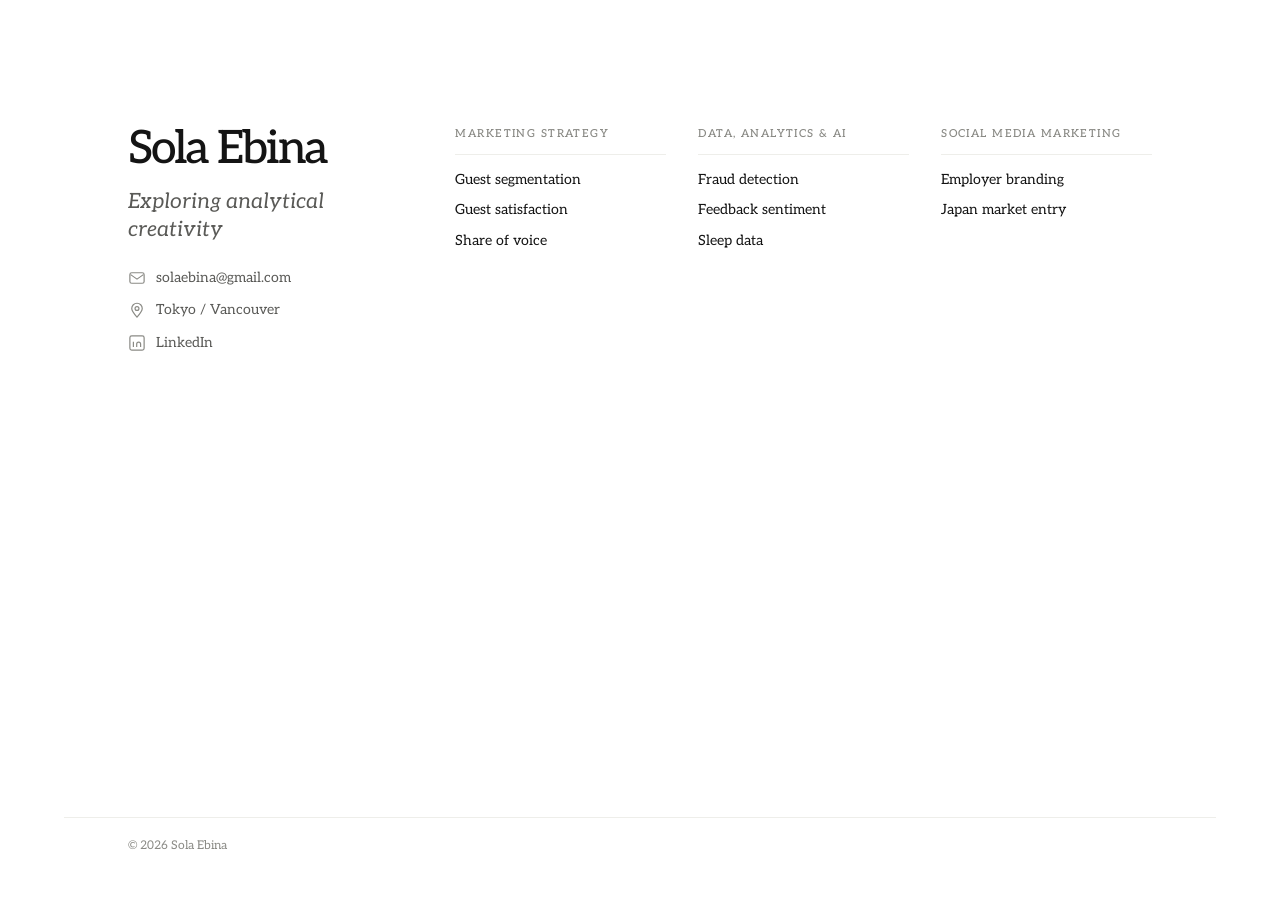
<file: index.html>
<!DOCTYPE html>
<html lang="en">
<head>
<meta charset="utf-8">
<meta name="viewport" content="width=device-width, initial-scale=1">
<title>Sola Ebina</title>
<meta name="description" content="Sola Ebina — exploring analytical creativity. Marketing strategy, data analytics &amp; AI, social media marketing.">
<meta name="color-scheme" content="light">
<meta property="og:title" content="Sola Ebina">
<meta property="og:description" content="Exploring analytical creativity.">
<meta property="og:type" content="website">
<link rel="icon" href="data:image/svg+xml,<svg xmlns='http://www.w3.org/2000/svg' viewBox='0 0 100 100'><rect width='100' height='100' rx='22' fill='%23161614'/><text x='50' y='70' font-size='58' font-family='Helvetica,Arial' fill='%23F6F5F1' text-anchor='middle'>S</text></svg>">
<link rel="stylesheet" href="styles.css">
</head>
<body class="page-front">

<main class="front" data-front><!-- the sitemap block, at hero scale --></main>

<script src="content/works.js"></script>
<script src="content.js"></script>
<script src="app.js"></script>
<script src="front.js"></script>
</body>
</html>
</file>
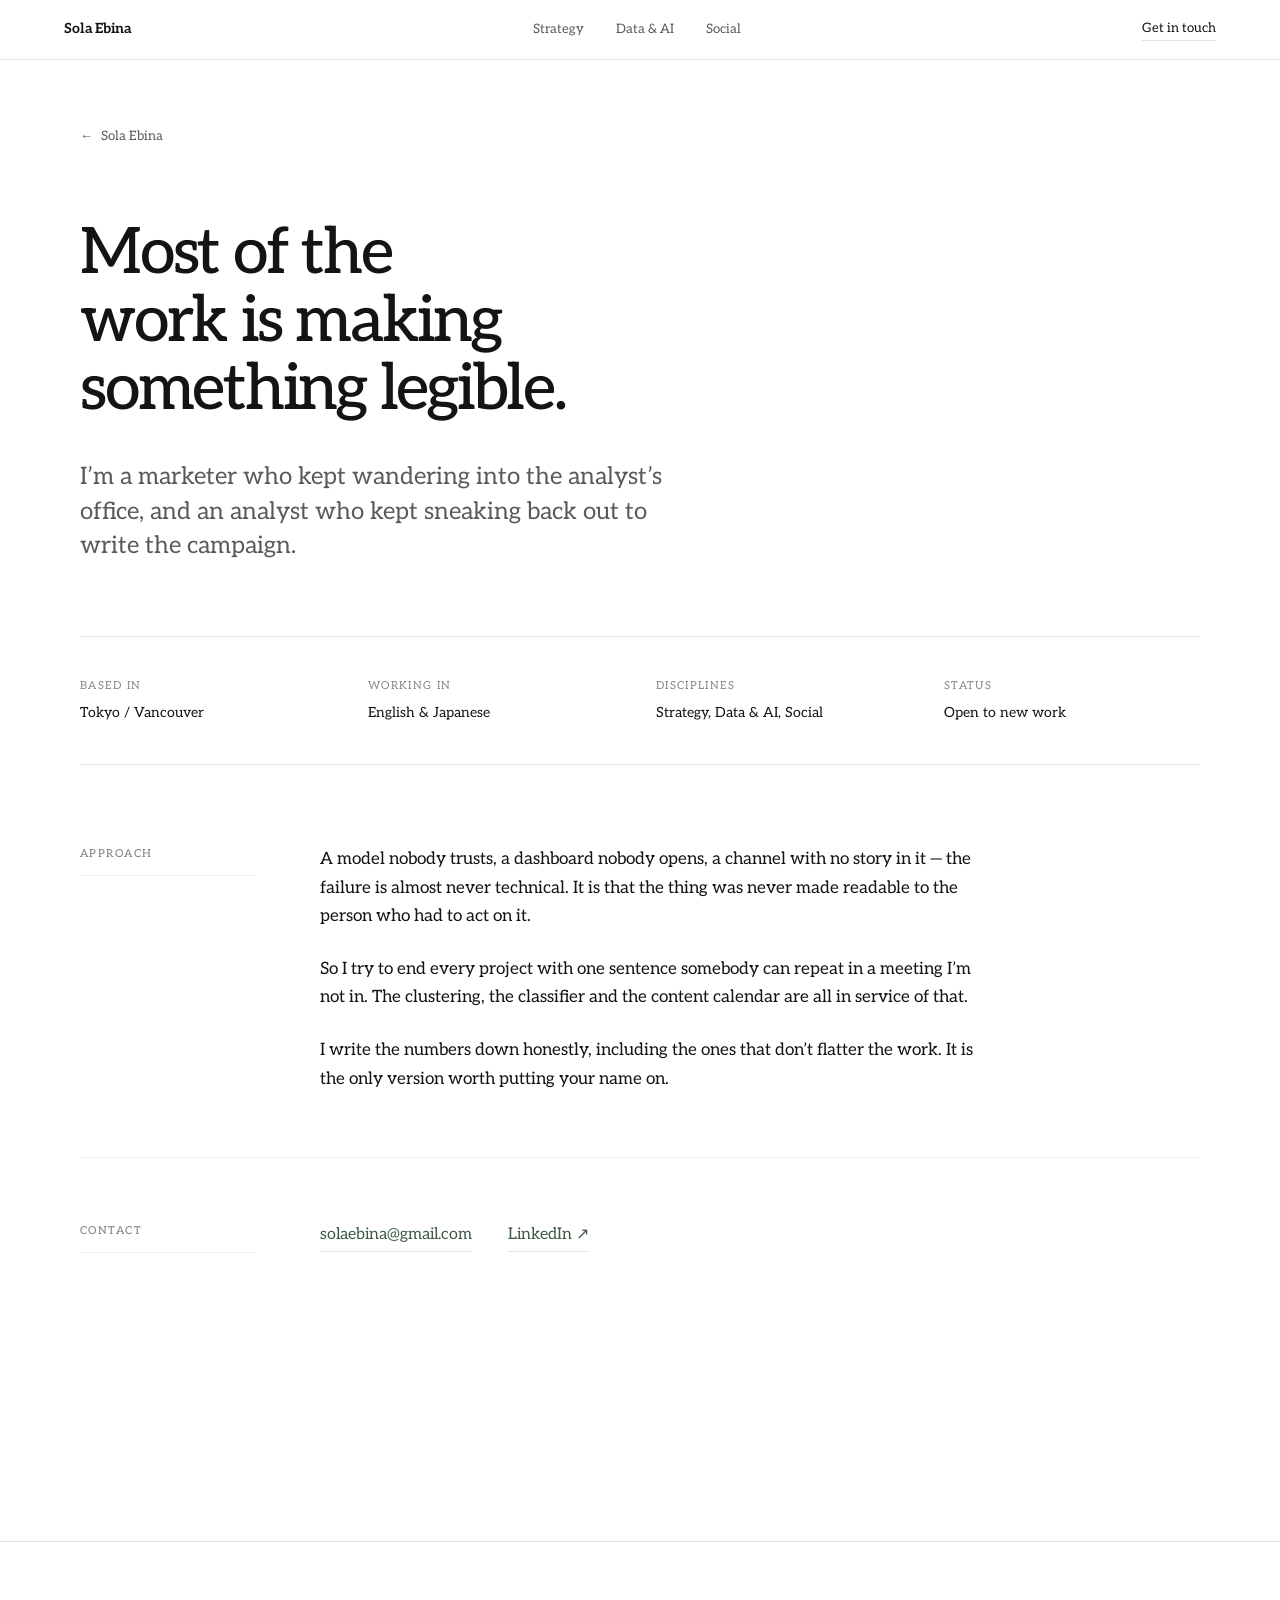
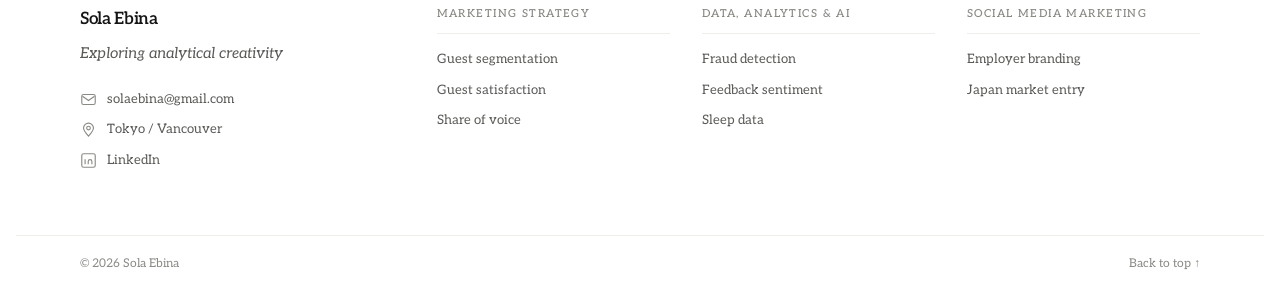
<file: about.html>
<!DOCTYPE html>
<html lang="en">
<head>
<meta charset="utf-8">
<meta name="viewport" content="width=device-width, initial-scale=1">
<title>About — Sola Ebina</title>
<meta name="description" content="Marketing strategist and data analyst, working across data &amp; AI, strategy and social.">
<meta name="color-scheme" content="light">
<link rel="icon" href="data:image/svg+xml,<svg xmlns='http://www.w3.org/2000/svg' viewBox='0 0 100 100'><rect width='100' height='100' rx='22' fill='%23161614'/><text x='50' y='70' font-size='58' font-family='Helvetica,Arial' fill='%23F6F5F1' text-anchor='middle'>S</text></svg>">
<link rel="stylesheet" href="styles.css">
</head>
<body>

<header class="site-head is-stuck">
  <a class="brand" href="index.html"><b data-p="name">Sola Ebina</b></a>
  <nav class="site-nav" data-disc-nav aria-label="Disciplines"></nav>
  <a class="head-cta" data-mailto href="mailto:solaebina@gmail.com">Get in touch</a>
</header>

<main>
  <div class="wrap case">
    <a class="back" href="index.html"><span>&larr;</span> <span data-p="name">Sola Ebina</span></a>

    <header class="case-head">
      <h1>Most of the work is making something legible.</h1>
      <p class="case-thesis">
        I&rsquo;m a marketer who kept wandering into the analyst&rsquo;s office, and an
        analyst who kept sneaking back out to write the campaign.
      </p>
    </header>

    <dl class="case-meta">
      <div><dt>Based in</dt><dd data-p="location">Tokyo</dd></div>
      <div><dt>Working in</dt><dd>English &amp; Japanese</dd></div>
      <div><dt>Disciplines</dt><dd>Strategy, Data &amp; AI, Social</dd></div>
      <div><dt>Status</dt><dd>Open to new work</dd></div>
    </dl>

    <div class="case-body">
      <section class="case-section">
        <h2 class="case-label">Approach</h2>
        <div class="case-content">
          <p>
            A model nobody trusts, a dashboard nobody opens, a channel with no story in
            it &mdash; the failure is almost never technical. It is that the thing was
            never made readable to the person who had to act on it.
          </p>
          <p>
            So I try to end every project with one sentence somebody can repeat in a
            meeting I&rsquo;m not in. The clustering, the classifier and the content
            calendar are all in service of that.
          </p>
          <p>
            I write the numbers down honestly, including the ones that don&rsquo;t
            flatter the work. It is the only version worth putting your name on.
          </p>
        </div>
      </section>

      <section class="case-section">
        <h2 class="case-label">Contact</h2>
        <div class="case-content">
          <div class="contact-links">
            <a data-mailto href="mailto:solaebina@gmail.com"><span data-p="email">solaebina@gmail.com</span></a>
            <a data-linkedin href="https://www.linkedin.com/in/solaebina/" target="_blank" rel="noopener">LinkedIn &nearr;</a>
          </div>
        </div>
      </section>
    </div>
  </div>
</main>

<footer class="site-foot" data-foot></footer>

<script src="content/works.js"></script>
<script src="content.js"></script>
<script src="app.js"></script>
</body>
</html>
</file>
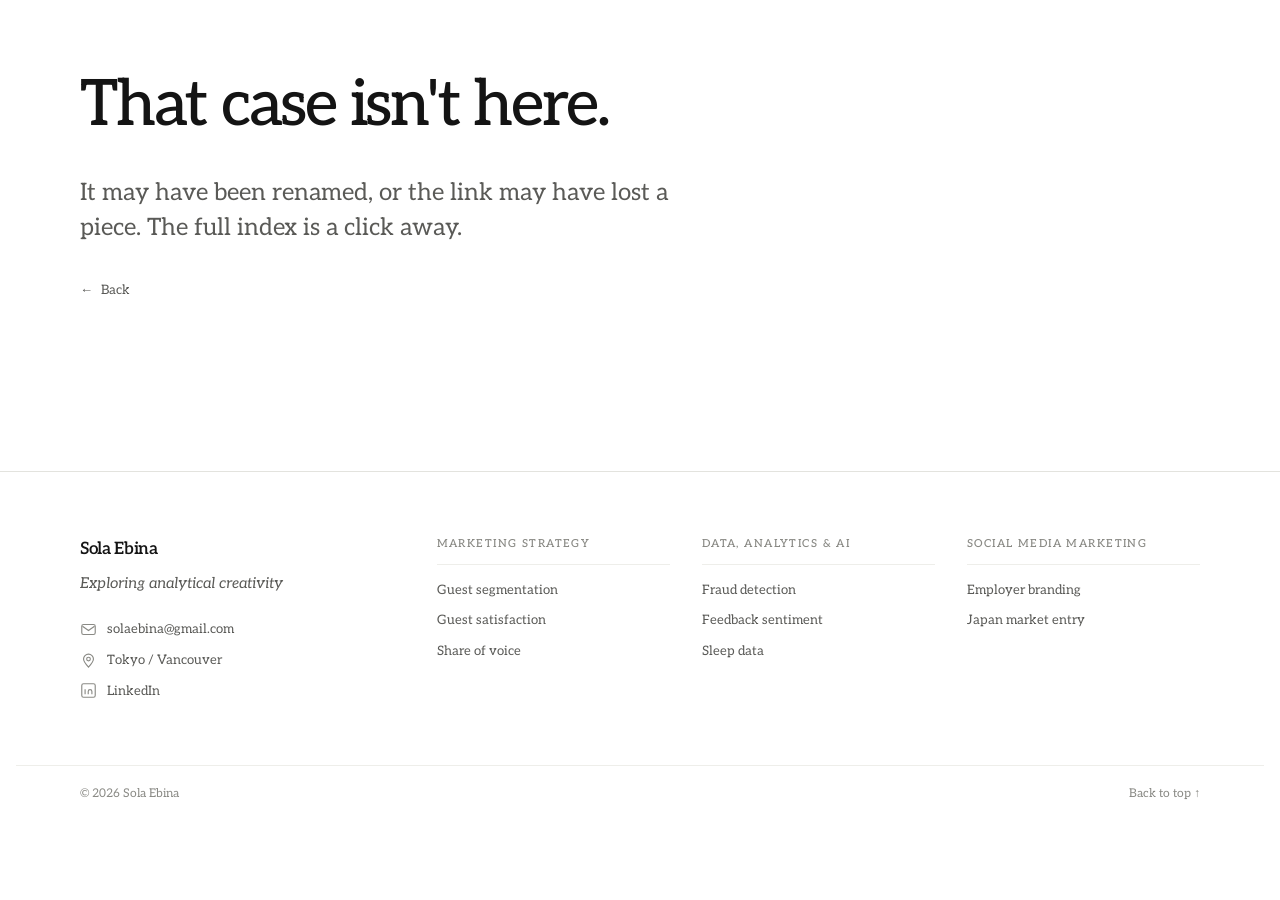
<file: case.html>
<!DOCTYPE html>
<html lang="en">
<head>
<meta charset="utf-8">
<meta name="viewport" content="width=device-width, initial-scale=1">
<title>Case study — Sola Ebina</title>
<meta name="description" content="A case study.">
<meta name="color-scheme" content="light">
<link rel="icon" href="data:image/svg+xml,<svg xmlns='http://www.w3.org/2000/svg' viewBox='0 0 100 100'><rect width='100' height='100' rx='22' fill='%23161614'/><text x='50' y='70' font-size='58' font-family='Helvetica,Arial' fill='%23F6F5F1' text-anchor='middle'>S</text></svg>">
<link rel="stylesheet" href="styles.css">
</head>
<body>

<a class="skip" href="#case">Skip to the case</a>
<main id="case"><!-- drawn by case.js --></main>

<footer class="site-foot" data-foot></footer>

<script src="content/works.js"></script>
<script src="content.js"></script>
<script src="case.js"></script>
<script src="app.js"></script>
</body>
</html>
</file>
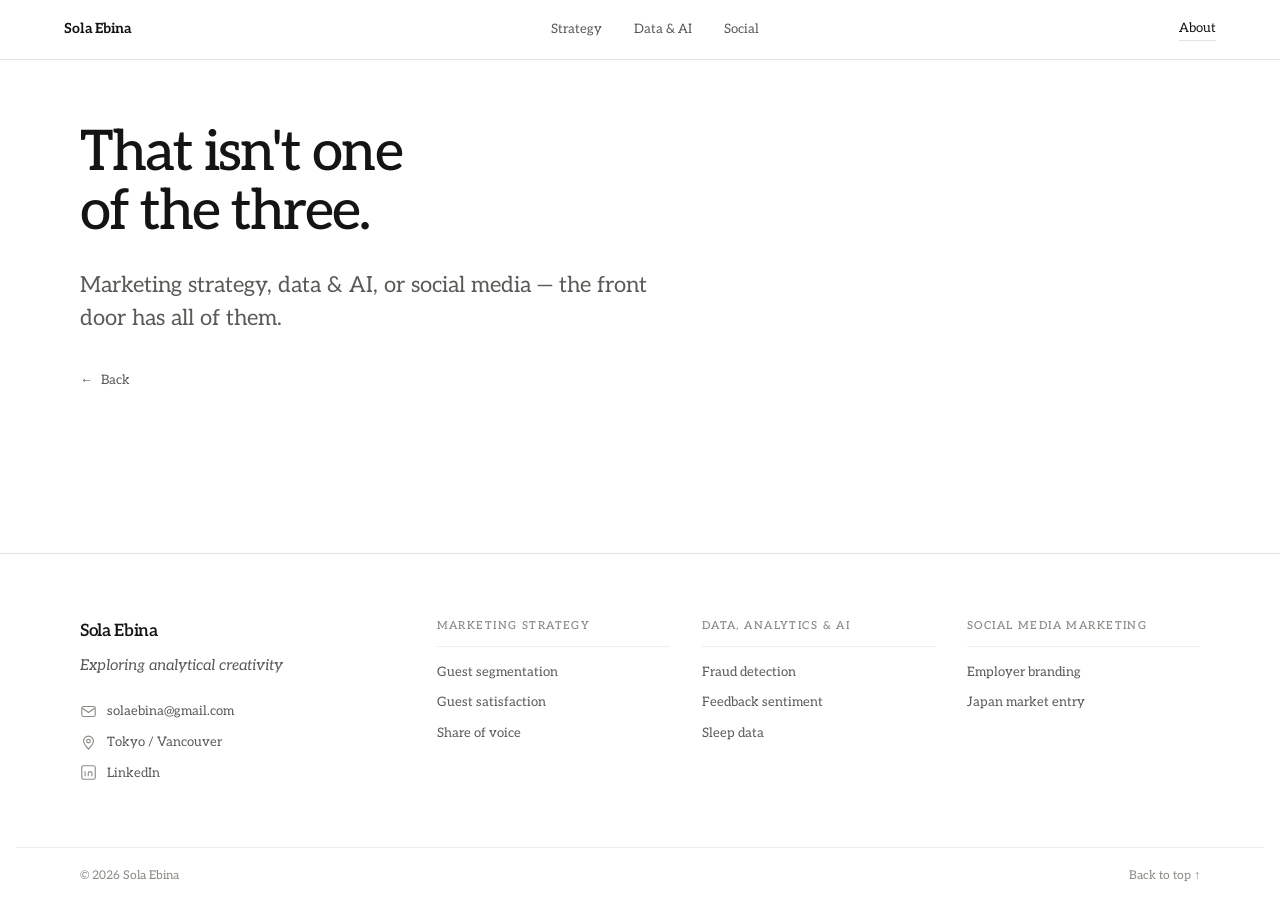
<file: work.html>
<!DOCTYPE html>
<html lang="en">
<head>
<meta charset="utf-8">
<meta name="viewport" content="width=device-width, initial-scale=1">
<title>Work — Sola Ebina</title>
<meta name="description" content="Selected work.">
<meta name="color-scheme" content="light">
<link rel="icon" href="data:image/svg+xml,<svg xmlns='http://www.w3.org/2000/svg' viewBox='0 0 100 100'><rect width='100' height='100' rx='22' fill='%23161614'/><text x='50' y='70' font-size='58' font-family='Helvetica,Arial' fill='%23F6F5F1' text-anchor='middle'>S</text></svg>">
<link rel="stylesheet" href="styles.css">
</head>
<body>

<a class="skip" href="#work">Skip to the work</a>

<header class="site-head is-stuck">
  <a class="brand" href="index.html"><b data-p="name">Sola Ebina</b></a>
  <nav class="site-nav" data-disc-nav aria-label="Disciplines"></nav>
  <a class="head-cta" href="about.html">About</a>
</header>

<main id="work"><!-- drawn by work.js --></main>

<footer class="site-foot" data-foot></footer>

<script src="content/works.js"></script>
<script src="content.js"></script>
<script src="work.js"></script>
<script src="app.js"></script>
</body>
</html>
</file>
<file: styles.css>
/* ── Aleo ─────────────────────────────────────────────────────────────────────
   Variable (300–700) with a true italic, self-hosted so the page still makes
   no external request. SIL Open Font License 1.1 — see fonts/OFL.txt. */
@font-face {
  font-family: Aleo;
  font-style: normal;
  font-weight: 300 700;
  font-display: swap;
  src: url(fonts/aleo-latin-normal.woff2) format('woff2');
  unicode-range: U+0000-00FF, U+0131, U+0152-0153, U+02BB-02BC, U+02C6, U+02DA,
    U+02DC, U+0304, U+0308, U+0329, U+2000-206F, U+20AC, U+2122, U+2191, U+2193,
    U+2212, U+2215, U+FEFF, U+FFFD;
}
@font-face {
  font-family: Aleo;
  font-style: normal;
  font-weight: 300 700;
  font-display: swap;
  src: url(fonts/aleo-latin-ext-normal.woff2) format('woff2');
  unicode-range: U+0100-02BA, U+02BD-02C5, U+02C7-02CC, U+02CE-02D7, U+02DD-02FF,
    U+0304, U+0308, U+0329, U+1D00-1DBF, U+1E00-1E9F, U+1EF2-1EFF, U+2020,
    U+20A0-20AB, U+20AD-20C4, U+2113, U+2C60-2C7F, U+A720-A7FF;
}
@font-face {
  font-family: Aleo;
  font-style: italic;
  font-weight: 300 700;
  font-display: swap;
  src: url(fonts/aleo-latin-italic.woff2) format('woff2');
  unicode-range: U+0000-00FF, U+0131, U+0152-0153, U+02BB-02BC, U+02C6, U+02DA,
    U+02DC, U+0304, U+0308, U+0329, U+2000-206F, U+20AC, U+2122, U+2191, U+2193,
    U+2212, U+2215, U+FEFF, U+FFFD;
}
@font-face {
  font-family: Aleo;
  font-style: italic;
  font-weight: 300 700;
  font-display: swap;
  src: url(fonts/aleo-latin-ext-italic.woff2) format('woff2');
  unicode-range: U+0100-02BA, U+02BD-02C5, U+02C7-02CC, U+02CE-02D7, U+02DD-02FF,
    U+0304, U+0308, U+0329, U+1D00-1DBF, U+1E00-1E9F, U+1EF2-1EFF, U+2020,
    U+20A0-20AB, U+20AD-20C4, U+2113, U+2C60-2C7F, U+A720-A7FF;
}

/* ============================================================================
   Sola Ebina — portfolio
   One stylesheet. The whole system lives in :root; change it there.
   ========================================================================== */

/* ── tokens ───────────────────────────────────────────────────────────────── */
:root {
  color-scheme: light;          /* the site is white; don't let the OS tint it */

  /* paper & ink */
  --paper:      #FFFFFF;
  --paper-2:    #F5F5F2;
  --ink:        #141414;
  --ink-2:      #5A5A57;
  --ink-3:      #8A8A85;
  --rule:       #E3E3DE;
  --rule-soft:  #EEEEEA;
  --accent:     #3F5B45;

  /* type — Aleo throughout, so there is one family token, not two */
  --font: Aleo, "Iowan Old Style", Georgia, "Times New Roman", serif;
  --mono: ui-monospace, SFMono-Regular, "SF Mono", Menlo, Consolas, monospace;

  /* measure & rhythm */
  --gutter: clamp(1.25rem, 5vw, 4.5rem);
  --max:    78rem;
  --prose:  42rem;

  --ease: cubic-bezier(.22, .61, .36, 1);
}

/* ── reset ────────────────────────────────────────────────────────────────── */
*, *::before, *::after { box-sizing: border-box; }
html { -webkit-text-size-adjust: 100%; scroll-behavior: smooth; }
@media (prefers-reduced-motion: reduce) { html { scroll-behavior: auto; } }

body {
  margin: 0;
  background: var(--paper);
  color: var(--ink);
  font-family: var(--font);
  font-size: 1rem;
  line-height: 1.6;
  -webkit-font-smoothing: antialiased;
  text-rendering: optimizeLegibility;
}

h1, h2, h3, h4, p, figure, ul, ol, blockquote { margin: 0; }
ul, ol { padding: 0; list-style: none; }
img { max-width: 100%; display: block; }
a { color: inherit; }

:focus-visible {
  outline: 2px solid var(--accent);
  outline-offset: 3px;
  border-radius: 2px;
}

.wrap {
  width: 100%;
  max-width: var(--max);
  margin-inline: auto;
  padding-inline: var(--gutter);
}

.eyebrow {
  font-size: .6875rem;
  letter-spacing: .14em;
  text-transform: uppercase;
  color: var(--ink-3);
  font-weight: 500;
}


.skip {
  position: absolute; left: -9999px;
  background: var(--ink); color: var(--paper);
  padding: .75rem 1rem; z-index: 100;
}
.skip:focus { left: var(--gutter); top: .75rem; }

/* ── header ───────────────────────────────────────────────────────────────── */
.site-head {
  position: sticky; top: 0; z-index: 50;
  display: flex; align-items: center; justify-content: space-between;
  gap: 1.5rem;
  padding: 1.125rem var(--gutter);
  background: color-mix(in srgb, var(--paper) 88%, transparent);
  backdrop-filter: saturate(1.4) blur(14px);
  border-bottom: 1px solid transparent;
  transition: border-color .3s var(--ease);
}
.site-head.is-stuck { border-bottom-color: var(--rule); }

.brand {
  font-size: .875rem;
  font-weight: 600;
  letter-spacing: -.01em;
  text-decoration: none;
  white-space: nowrap;
}
.brand span { color: var(--ink-3); font-weight: 400; }

.site-nav { display: flex; gap: clamp(1rem, 3vw, 2rem); }
.site-nav a {
  font-size: .8125rem;
  color: var(--ink-2);
  text-decoration: none;
  transition: color .2s var(--ease);
}
.site-nav a:hover { color: var(--ink); }
.site-nav a[aria-current="page"] { color: var(--ink); }
@media (max-width: 640px) { .site-nav { display: none; } }

.head-cta {
  font-size: .8125rem;
  text-decoration: none;
  border-bottom: 1px solid var(--rule);
  padding-bottom: 1px;
  transition: border-color .2s var(--ease);
  white-space: nowrap;
}
.head-cta:hover { border-color: var(--ink); }

/* ── the front door ───────────────────────────────────────────────────────────
   The hero *is* the sitemap block, at hero scale and holding the viewport.
   One structure, used at both ends of the site. */
.page-front { --max: 82rem; }

.front {
  min-height: 100svh;
  display: flex; flex-direction: column;
  padding: clamp(1.25rem, 5vh, 3rem) var(--gutter);
  background: var(--paper);
}
/* the block sits near the top, with room to breathe above it */
.front .smap-main { padding-block: clamp(1.5rem, 9vh, 5.5rem) clamp(1.5rem, 5vh, 3.5rem); }
/* and the copyright is held to the bottom of the screen */
.front .smap-base { margin-top: auto; padding-bottom: 0; }

/* At hero scale the name leads and the links come up to reading size.
   The grid is scoped to the wide layout on purpose: unscoped it out-specifies
   the stacking rule further down, and the columns would never stack. */
@media (min-width: 1081px) {
  .front .smap-main {
    grid-template-columns: minmax(0, 1.15fr) minmax(0, 2.9fr);
  }
}
.front .smap-mark {
  font-size: clamp(1.75rem, 3.7vw, 2.875rem);
  letter-spacing: -.042em; font-weight: 500; line-height: 1.02;
  white-space: nowrap;         /* the name is one line, never "Sola / Ebina" */
  max-width: 100%;
}
.front .smap-line {
  margin-top: clamp(.625rem, 1.2vw, 1rem);
  font-size: clamp(1rem, 1.7vw, 1.3125rem); line-height: 1.3; max-width: 20ch;
}
.front .smap-col li a { font-size: clamp(.875rem, 1.1vw, 1rem); color: var(--ink); }
.front .smap-meta li { font-size: .875rem; }
.front .smap-meta svg { width: 1.125rem; height: 1.125rem; }

/* Past about 1800px the clamps have all topped out and the composition starts
   to look marooned in the middle of the screen. One wider tier, then stop:
   the measure still has to stay readable. */
@media (min-width: 1800px) {
  .page-front { --max: 96rem; }
  .front .smap-mark   { font-size: 3.5rem; }
  .front .smap-line   { font-size: 1.5rem; }
  .front .smap-col li a { font-size: 1.0625rem; }
  .front .smap-col ul { gap: .875rem; }
}

/* A landscape phone or a short window has no room to hold a full screen —
   let the content set the height rather than centre it inside a forced one. */
@media (max-height: 640px) {
  .front { min-height: 0; justify-content: flex-start; }
}

/* ── a discipline's showcase ──────────────────────────────────────────────── */
.work-head { padding-block: clamp(2.5rem, 6vw, 4rem) clamp(2rem, 5vw, 3rem); }
.work-head h1 {
  font-size: clamp(2rem, 5vw, 3.5rem);
  font-weight: 500; letter-spacing: -.035em; line-height: 1.05;
  max-width: 16ch; text-wrap: balance;
}
.work-line {
  margin-top: clamp(1.25rem, 2.5vw, 1.75rem);
  font-size: clamp(1.0625rem, 1.9vw, 1.375rem);
  line-height: 1.5;
  color: var(--ink-2);
  max-width: 46ch;
}
.work-empty { padding-block: 2.5rem; color: var(--ink-3); font-size: .9375rem; }

.skills { display: flex; flex-wrap: wrap; gap: .375rem .5rem; margin-top: 1.75rem; }
.skills li {
  font-size: .75rem; color: var(--ink-3);
  border: 1px solid var(--rule); border-radius: 999px;
  padding: .1875rem .625rem;
}

/* ── the work list ────────────────────────────────────────────────────────── */
.index { border-top: 1px solid var(--rule); }

.row {
  position: relative;
  display: grid;
  grid-template-columns: minmax(0, 1fr) 4rem 1.75rem;
  align-items: baseline;
  gap: 1.5rem;
  padding: clamp(1.5rem, 3vw, 2.25rem) 0;
  border-bottom: 1px solid var(--rule-soft);
  text-decoration: none;
  transition: opacity .3s var(--ease);
}
@media (hover: hover) {
  .index:has(.row:hover) .row { opacity: .38; }
  .index:has(.row:hover) .row:hover { opacity: 1; }
}

.row-title {
  display: block;
  font-size: clamp(1.25rem, 2.9vw, 2.125rem);
  line-height: 1.14;
  letter-spacing: -.028em;
  font-weight: 500;
  transition: transform .45s var(--ease);
}
.row:hover .row-title { transform: translateX(.4rem); }
@media (prefers-reduced-motion: reduce) { .row:hover .row-title { transform: none; } }

.row-thesis {
  display: block;
  margin-top: .625rem;
  font-size: .875rem;
  color: var(--ink-2);
  max-width: 64ch;
  line-height: 1.55;
}

.row-year { font-family: var(--mono); font-size: .75rem; color: var(--ink-2); }

.row-go {
  font-size: 1rem; color: var(--ink-3); justify-self: end;
  transition: transform .45s var(--ease), color .2s var(--ease);
}
.row:hover .row-go { transform: translate(.3rem, -.3rem); color: var(--ink); }
@media (prefers-reduced-motion: reduce) { .row:hover .row-go { transform: none; } }

@media (max-width: 700px) {
  .row { grid-template-columns: minmax(0, 1fr) auto; gap: .5rem 1rem; }
  .row-go { display: none; }
}

/* the image that follows the cursor across the list */
.peek {
  position: fixed; top: 0; left: 0;
  width: 15rem; aspect-ratio: 4 / 3;
  border-radius: 3px; overflow: hidden;
  pointer-events: none; z-index: 40;
  /* JS positions the top-left corner beside the cursor, so the transform
     only has to carry the entrance. */
  opacity: 0; transform: scale(.94);
  transition: opacity .28s var(--ease), transform .28s var(--ease);
  box-shadow: 0 18px 50px -18px rgb(0 0 0 / .35);
  background: var(--paper-2);
}
.peek.is-on { opacity: 1; transform: scale(1); }
.peek img { width: 100%; height: 100%; object-fit: cover; }
@media (hover: none), (max-width: 900px), (prefers-reduced-motion: reduce) {
  .peek { display: none; }
}

/* ── contact links ────────────────────────────────────────────────────────── */
.contact-links { display: flex; flex-wrap: wrap; gap: 1rem 2.25rem; }
.contact-links a {
  font-size: 1rem;
  text-decoration: none;
  border-bottom: 1px solid var(--rule);
  padding-bottom: .1875rem;
  transition: border-color .25s var(--ease);
}
.contact-links a:hover { border-color: var(--ink); }

/* ── footer ───────────────────────────────────────────────────────────────────
   A sitemap on the same paper as the page. With no colour change to lean on,
   the structure comes from rules, column rhythm and type weight. */
.site-foot {
  margin-top: clamp(4rem, 9vw, 7rem);
  border-top: 1px solid var(--rule);
  background: var(--paper);
}

.smap-main {
  display: grid;
  grid-template-columns: minmax(0, 1fr) minmax(0, 2.5fr);
  gap: clamp(2rem, 4vw, 3.5rem);
  padding-block: clamp(2.5rem, 5vw, 4rem);
}

/* ── who ──────────────────────────────────────────────────────────────────── */
/* Two halves — the name and the line, then the contact rows. Stacked while the
   brand has a column to itself; side by side once it hasn't. */
.smap-brand {
  display: grid; align-content: start;
  gap: clamp(1rem, 3vh, 1.5rem);
}
.smap-mark {
  display: inline-block;
  font-size: 1.0625rem; font-weight: 600; letter-spacing: -.02em;
  text-decoration: none;
}
.smap-line {
  margin-top: .625rem;
  font-style: italic;
  font-size: .9375rem; line-height: 1.45; color: var(--ink-2);
  max-width: 24ch;
}

.smap-meta { display: grid; gap: .625rem; }
.smap-meta li {
  display: flex; align-items: center; gap: .625rem;
  font-size: .8125rem; color: var(--ink-2);
}
.smap-meta svg { width: 1.0625rem; height: 1.0625rem; flex: none; color: var(--ink-3); }
.smap-meta a { text-decoration: none; transition: color .2s var(--ease); }
.smap-meta a:hover { color: var(--ink); }

/* ── the sitemap ──────────────────────────────────────────────────────────── */
.smap-cols {
  display: grid;
  grid-template-columns: repeat(3, minmax(0, 1fr));
  gap: clamp(1.5rem, 2.5vw, 2.25rem);
}

.smap-head {
  display: flex; align-items: flex-end;
  min-height: 2.6em;            /* two lines, so every rule aligns */
  font-size: .6875rem; line-height: 1.3; letter-spacing: .13em;
  text-transform: uppercase;
  font-weight: 500; color: var(--ink-3);
  padding-bottom: .75rem; margin-bottom: .875rem;
  border-bottom: 1px solid var(--rule-soft);
}
.smap-head a { text-decoration: none; transition: color .2s var(--ease); }
.smap-head a:hover { color: var(--ink); }

.smap-col ul { display: grid; gap: .5625rem; }
.smap-col li { line-height: 1.35; }
.smap-col li a {
  font-size: .8125rem; color: var(--ink-2); text-decoration: none;
  transition: color .2s var(--ease), opacity .25s var(--ease);
}
.smap-col li a:hover { color: var(--ink); }

/* Pull focus to the link under the cursor. :has() means this fires only while
   a link is actually hovered — keyed to the container's :hover it also fired
   in the gaps between the columns, which read as the whole block flickering. */
@media (hover: hover) {
  .smap-cols:has(a:hover) a { opacity: .45; }
  .smap-cols:has(a:hover) a:hover { opacity: 1; }
}

/* ── the legal line ───────────────────────────────────────────────────────── */
.smap-base {
  display: flex; flex-wrap: wrap; gap: .5rem 1.5rem;
  align-items: center; justify-content: space-between;
  padding-block: 1.125rem;
  border-top: 1px solid var(--rule-soft);
  font-size: .75rem; color: var(--ink-3);
}

.smap-top {
  font: inherit; color: var(--ink-3);
  background: none; border: 0; padding: 0; cursor: pointer;
  transition: color .2s var(--ease);
}
.smap-top:hover { color: var(--ink); }

@media (max-width: 1080px) {
  .smap-main {
    grid-template-columns: minmax(0, 1fr);
    row-gap: clamp(2.75rem, 7vh, 5rem);   /* the two now sit one above the other */
  }

  /* The brand now has the full width rather than a narrow column, so it reads
     as one band: who, on the left; how to reach them, on the right. */
  .smap-brand {
    grid-template-columns: minmax(0, 1fr) auto;
    align-items: start;
    column-gap: clamp(1.5rem, 5vw, 4rem);
  }
}

@media (max-width: 560px) {
  /* too narrow to sit side by side — back to one column */
  .smap-brand { grid-template-columns: minmax(0, 1fr); }
}
@media (max-width: 680px) {
  .smap-cols { grid-template-columns: repeat(2, minmax(0, 1fr)); gap: 2rem 1.25rem; }
  .smap-base { justify-content: flex-start; }
}

/* ── case study page ──────────────────────────────────────────────────────── */
/* A case keeps the page's measure so its left edge lines up with the header
   and footer; the reading column is set by the section grid below, not by
   squeezing the whole page. */

.case { padding-block: clamp(2.5rem, 7vh, 4.5rem) 0; }

.back {
  display: inline-flex; align-items: center; gap: .5rem;
  font-size: .8125rem; color: var(--ink-2); text-decoration: none;
  transition: color .2s var(--ease);
}
.back:hover { color: var(--ink); }
.back span { transition: transform .3s var(--ease); }
.back:hover span { transform: translateX(-.25rem); }

.case-head { padding-block: clamp(2.5rem, 6vw, 4.5rem) clamp(2rem, 5vw, 3.5rem); }
.case-head h1 {
  font-size: clamp(2rem, 5.4vw, 4rem);
  font-weight: 500; letter-spacing: -.035em; line-height: 1.06;
  max-width: 17ch; text-wrap: balance;
}
.case-thesis {
  margin-top: clamp(1.5rem, 3vw, 2.25rem);
  font-size: clamp(1.125rem, 2.1vw, 1.5rem);
  line-height: 1.45;
  color: var(--ink-2);
  max-width: 44ch;
}

.case-meta {
  display: grid;
  grid-template-columns: repeat(auto-fit, minmax(8rem, 1fr));
  gap: 1.5rem 2rem;
  padding-block: clamp(1.75rem, 4vw, 2.5rem);
  border-top: 1px solid var(--rule);
  border-bottom: 1px solid var(--rule);
}
.case-meta dt {
  font-size: .6875rem; letter-spacing: .12em; text-transform: uppercase;
  color: var(--ink-3); margin-bottom: .4375rem;
}
.case-meta dd { margin: 0; font-size: .875rem; }

.case-hero { margin-block: clamp(2.5rem, 6vw, 4.5rem); }
.case-hero img { border-radius: 3px; width: 100%; }

/* the body: a label rail on the left, prose in a narrow measure */
.case-body { padding-bottom: clamp(4rem, 10vw, 7rem); }

.case-section {
  display: grid;
  grid-template-columns: minmax(0, 11rem) minmax(0, var(--prose));
  gap: clamp(1.5rem, 5vw, 4rem);
  padding-block: clamp(2.5rem, 6vw, 4rem);
  border-top: 1px solid var(--rule-soft);
}
.case-section:first-child { border-top: 0; }

.case-label {
  font-size: .6875rem; letter-spacing: .13em; text-transform: uppercase;
  font-weight: 500; color: var(--ink-3);
  padding-bottom: .75rem;
  border-bottom: 1px solid var(--rule-soft);
  position: sticky; top: 5rem; align-self: start;
}

.case-content > * + * { margin-top: 1.5rem; }
.case-content p {
  font-size: 1.0625rem;
  line-height: 1.68;
  color: var(--ink);
}
.case-content strong { font-weight: 600; }
.case-content em { font-style: italic; color: var(--ink-2); }
.case-content code {
  font-family: var(--mono); font-size: .875em;
  background: var(--paper-2); padding: .0625rem .3125rem; border-radius: 3px;
}
.case-content a { color: var(--accent); text-underline-offset: 3px; }

/* numbered moves */
.steps { counter-reset: step; }
.steps li {
  counter-increment: step;
  position: relative;
  padding-left: 2.25rem;
  font-size: .9375rem;
  line-height: 1.6;
  color: var(--ink-2);
}
.steps li + li { margin-top: 1rem; }
.steps li::before {
  content: counter(step, decimal-leading-zero);
  position: absolute; left: 0; top: .0625rem;
  font-family: var(--mono); font-size: .6875rem;
  color: var(--ink-3);
}

/* plain points */
.points li {
  position: relative; padding-left: 1.25rem;
  font-size: .9375rem; line-height: 1.6; color: var(--ink-2);
}
.points li + li { margin-top: .75rem; }
.points li::before {
  content: ""; position: absolute; left: 0; top: .6875rem;
  width: .4375rem; height: 1px; background: var(--ink-3);
}
.points strong { color: var(--ink); }

/* the numbers */
.stats {
  display: grid;
  grid-template-columns: repeat(auto-fit, minmax(7.5rem, 1fr));
  gap: 1.75rem 1.5rem;
  padding-block: .5rem;
}
.stat-value {
  font-size: clamp(1.5rem, 3.2vw, 2.25rem);
  font-weight: 500; letter-spacing: -.035em; line-height: 1;
  font-variant-numeric: tabular-nums;
}
.stat-label {
  margin-top: .625rem; font-size: .75rem; line-height: 1.4;
  color: var(--ink-3); max-width: 18ch;
}

/* an aside, set apart from the argument */
.note {
  border-left: 2px solid var(--rule);
  padding: .25rem 0 .25rem 1.25rem;
}
.note p { font-size: .875rem; color: var(--ink-2); line-height: 1.65; }

blockquote.pull { border: 0; padding: .5rem 0; }
blockquote.pull p {
  font-style: italic;
  font-size: clamp(1.125rem, 2vw, 1.375rem); line-height: 1.45;
}
blockquote.pull cite {
  display: block; margin-top: .875rem;
  font-style: normal;
  font-size: .75rem; color: var(--ink-3);
}

figure img { border-radius: 3px; }
figcaption {
  margin-top: .75rem; font-size: .75rem; line-height: 1.5; color: var(--ink-3);
  max-width: 62ch;
}

@media (max-width: 780px) {
  .case-section { grid-template-columns: 1fr; gap: 1rem; }
  .case-label { position: static; }
}

/* wider images escape the prose measure on big screens */
@media (min-width: 1100px) {
  .case-content figure { width: calc(100% + 7rem); }
}

/* tags */
.case-tags { display: flex; flex-wrap: wrap; gap: .375rem .5rem; }
.case-tags li {
  font-size: .75rem; color: var(--ink-3);
  border: 1px solid var(--rule); border-radius: 999px;
  padding: .1875rem .625rem;
}

/* next case */
.case-next { border-top: 1px solid var(--rule); padding-block: clamp(3rem, 7vw, 5rem); }
.case-next a { text-decoration: none; display: block; }
.case-next .eyebrow { margin-bottom: 1rem; }
.case-next h2 {
  font-size: clamp(1.5rem, 4vw, 2.75rem);
  font-weight: 500; letter-spacing: -.03em; line-height: 1.1;
  max-width: 18ch;
  transition: transform .45s var(--ease);
}
.case-next a:hover h2 { transform: translateX(.5rem); }
@media (prefers-reduced-motion: reduce) { .case-next a:hover h2 { transform: none; } }

/* ── reveal on scroll ─────────────────────────────────────────────────────────
   .reveal-on is set by app.js, so the hidden state only ever exists on a page
   that can undo it. */
.reveal-on .rise { opacity: 0; transform: translateY(1rem); }
.rise.is-in {
  opacity: 1; transform: none;
  transition: opacity .7s var(--ease), transform .7s var(--ease);
}
@media (prefers-reduced-motion: reduce) {
  .reveal-on .rise, .rise.is-in { opacity: 1; transform: none; transition: none; }
}

/* ── print ────────────────────────────────────────────────────────────────── */
@media print {
  .site-head, .site-foot, .peek, .case-next, .back { display: none; }
  body { background: #fff; color: #000; }
  .case-section { break-inside: avoid; grid-template-columns: 1fr; }
  .reveal-on .rise { opacity: 1; transform: none; }
}
</file>
